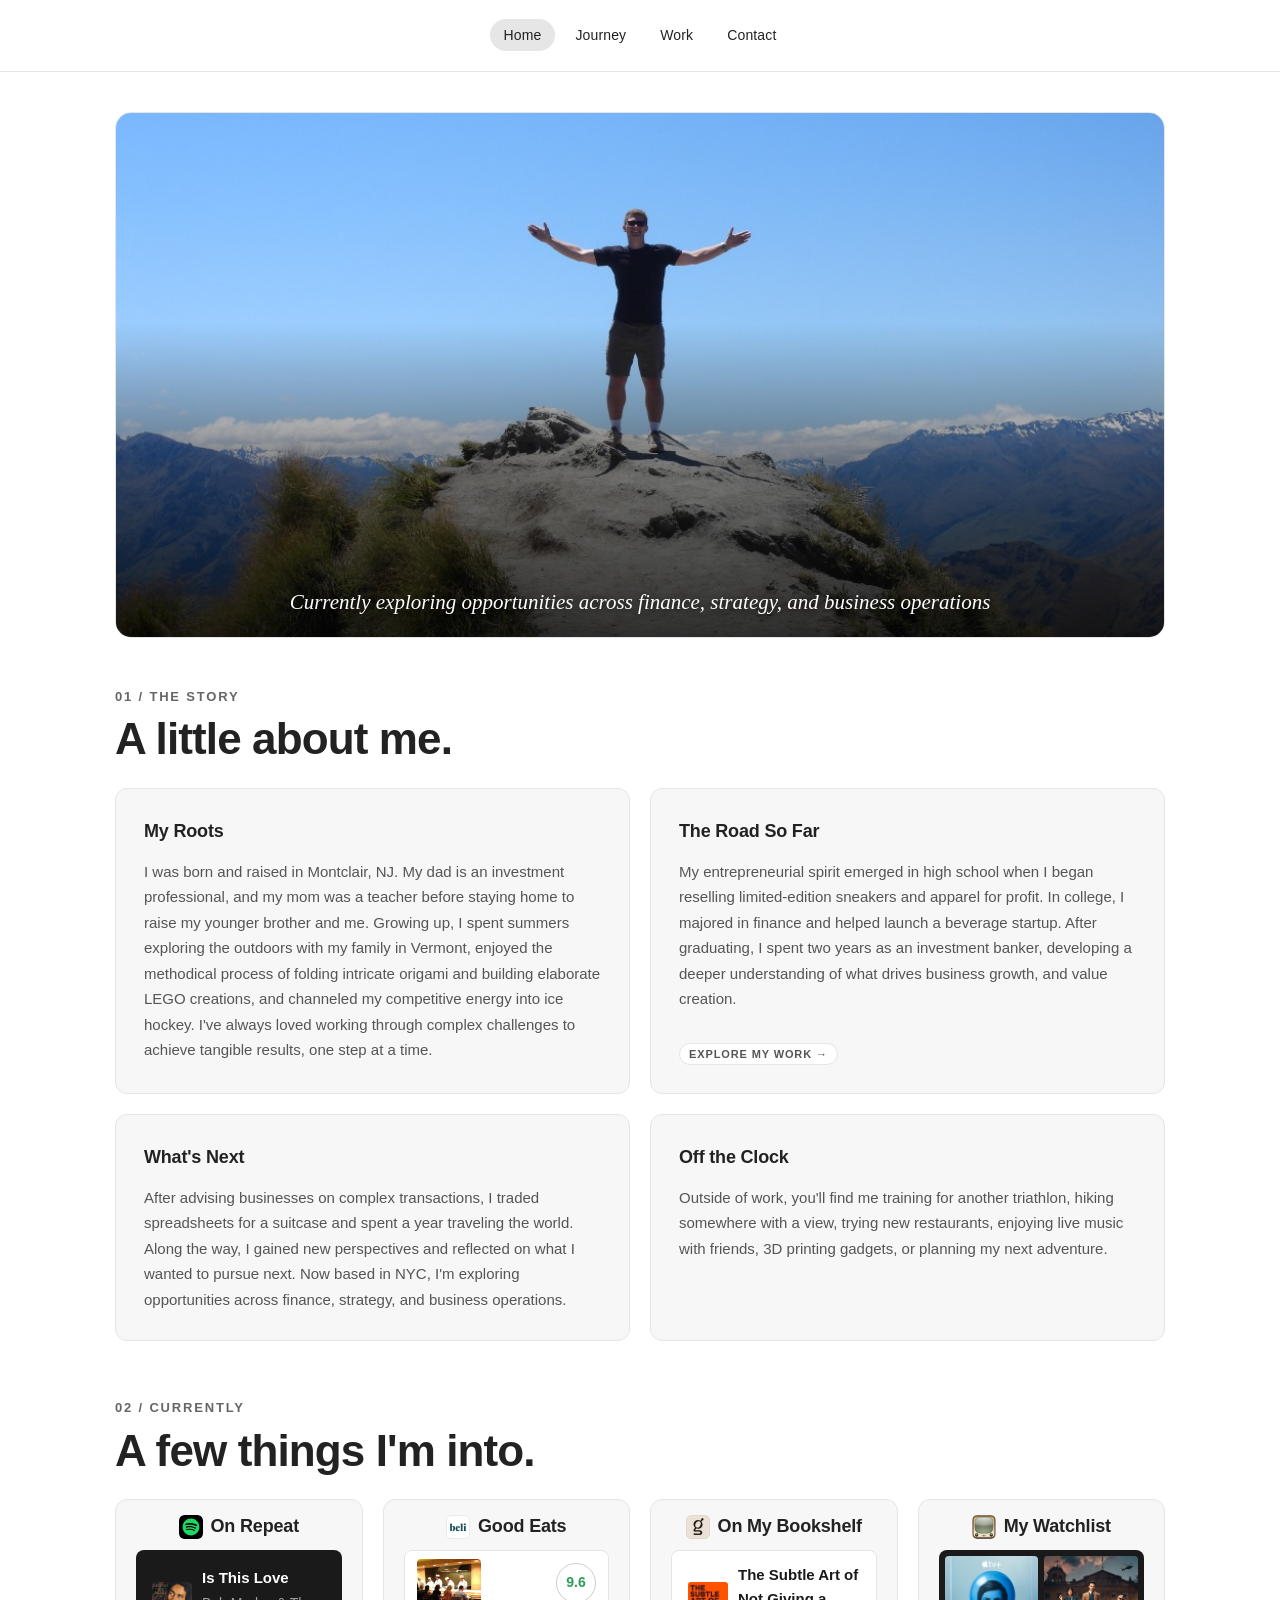
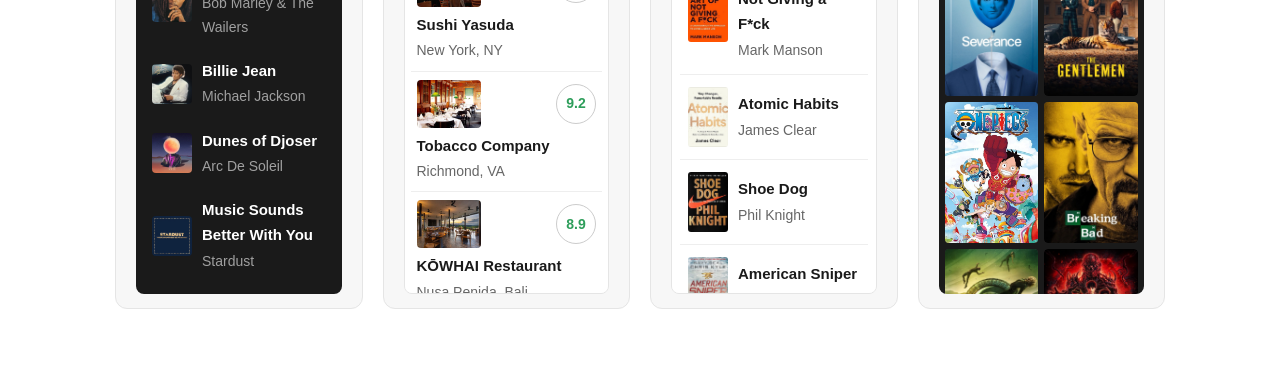
<file: index.html>
<!DOCTYPE html>
<html lang="en">
  <head>
    <meta charset="UTF-8" />
    <meta name="viewport" content="width=device-width, initial-scale=1.0" />
    <title>Alan Di Geronimo</title>
    <link rel="stylesheet" href="css/style.css?v=preview1" />
  </head>
  <body>
    <header class="site-header">
      <nav>
        <ul class="nav-links">
          <li><a href="#home" class="active">Home</a></li>
          <li><a href="journey.html">Journey</a></li>
          <li><a href="work.html">Work</a></li>
          <li><a href="contact.html">Contact</a></li>
        </ul>
      </nav>
    </header>

    <section class="hero" id="home">
      <div class="hero-photo">
        <img src="assets/images/home/roys-peak.jpg" alt="Alan standing on the summit of Roy's Peak with arms outstretched" />
        <div class="hero-photo-caption">
          <p class="hero-photo-descriptor">Currently exploring opportunities across finance, strategy, and business operations</p>
        </div>
      </div>
    </section>

    <section class="about" id="about">
      <header class="section-intro">
        <p class="section-label">01 / THE STORY</p>
        <h2 class="section-title">A little about me.</h2>
      </header>

      <div class="bento-grid">
        <article class="card card-from">
          <h2>My Roots</h2>
          <p>
            I was born and raised in Montclair, NJ. My dad is an investment
            professional, and my mom was a teacher before staying home to raise my
            younger brother and me. Growing up, I spent summers exploring the
            outdoors with my family in Vermont, enjoyed the methodical process of
            folding intricate origami and building elaborate LEGO creations, and
            channeled my competitive energy into ice hockey. I've always loved
            working through complex challenges to achieve tangible results, one
            step at a time.
          </p>
        </article>

        <article class="card card-done">
          <h2>The Road So Far</h2>
          <p>
            My entrepreneurial spirit emerged in high school when I began
            reselling limited-edition sneakers and apparel for profit. In college,
            I majored in finance and helped launch a beverage startup. After
            graduating, I spent two years as an investment banker, developing a
            deeper understanding of what drives business growth, and value
            creation.
          </p>
          <p class="work-cta">
            <a href="work.html">Explore My Work <span aria-hidden="true">→</span></a>
          </p>
        </article>

        <article class="card card-exploring">
          <h2>What's Next</h2>
          <p>
            After advising businesses on complex transactions, I traded
            spreadsheets for a suitcase and spent a year traveling the world.
            Along the way, I gained new perspectives and reflected on what I
            wanted to pursue next. Now based in NYC, I'm exploring opportunities
            across finance, strategy, and business operations.
          </p>
        </article>

        <article class="card card-outside">
          <h2>Off the Clock</h2>
          <p>
            Outside of work, you'll find me training for another triathlon,
            hiking somewhere with a view, trying new restaurants, enjoying live
            music with friends, 3D printing gadgets, or planning my next
            adventure.
          </p>
        </article>

        <header class="section-intro section-intro-currently">
          <p class="section-label">02 / CURRENTLY</p>
          <h2 class="section-title">A few things I'm into.</h2>
        </header>

        <article class="card card-listening">
          <h2 class="card-heading">
            <img class="brand-icon" src="assets/images/icons/spotify.svg" alt="" />
            On Repeat
          </h2>
          <div class="overlay-scroll">
            <div class="song-list" id="song-list" tabindex="0" role="region" aria-label="On Repeat"></div>
            <div class="overlay-scrollbar" aria-hidden="true">
              <div class="overlay-scrollbar-thumb"></div>
            </div>
          </div>
        </article>

        <article class="card card-eating">
          <h2 class="card-heading">
            <img class="brand-icon" src="assets/images/icons/beli.png" alt="" />
            Good Eats
          </h2>
          <div class="overlay-scroll">
            <div class="restaurant-list" id="restaurant-list" tabindex="0" role="region" aria-label="Good Eats"></div>
            <div class="overlay-scrollbar" aria-hidden="true">
              <div class="overlay-scrollbar-thumb"></div>
            </div>
          </div>
        </article>

        <article class="card card-reading">
          <h2 class="card-heading">
            <img class="brand-icon" src="assets/images/icons/goodreads.png" alt="" />
            On My Bookshelf
          </h2>
          <div class="overlay-scroll">
            <div class="book-list" id="book-list" tabindex="0" role="region" aria-label="On My Bookshelf"></div>
            <div class="overlay-scrollbar" aria-hidden="true">
              <div class="overlay-scrollbar-thumb"></div>
            </div>
          </div>
        </article>

        <article class="card card-watching">
          <h2 class="card-heading">
            <img class="brand-icon" src="assets/images/icons/youtube-classic.png" alt="" />
            My Watchlist
          </h2>
          <div class="overlay-scroll">
            <div class="poster-grid" id="poster-grid" tabindex="0" role="region" aria-label="My Watchlist"></div>
            <div class="overlay-scrollbar" aria-hidden="true">
              <div class="overlay-scrollbar-thumb"></div>
            </div>
          </div>
        </article>
      </div>
    </section>

    <script src="assets/data/personal/songs.js?v=spot4"></script>
    <script src="assets/data/personal/books.js?v=gr1"></script>
    <script src="assets/data/personal/watching.js?v=imdb"></script>
    <script src="assets/data/personal/restaurants.js?v=eatrank"></script>
    <script src="js/index.js?v=preview1"></script>
  </body>
</html>
</file>
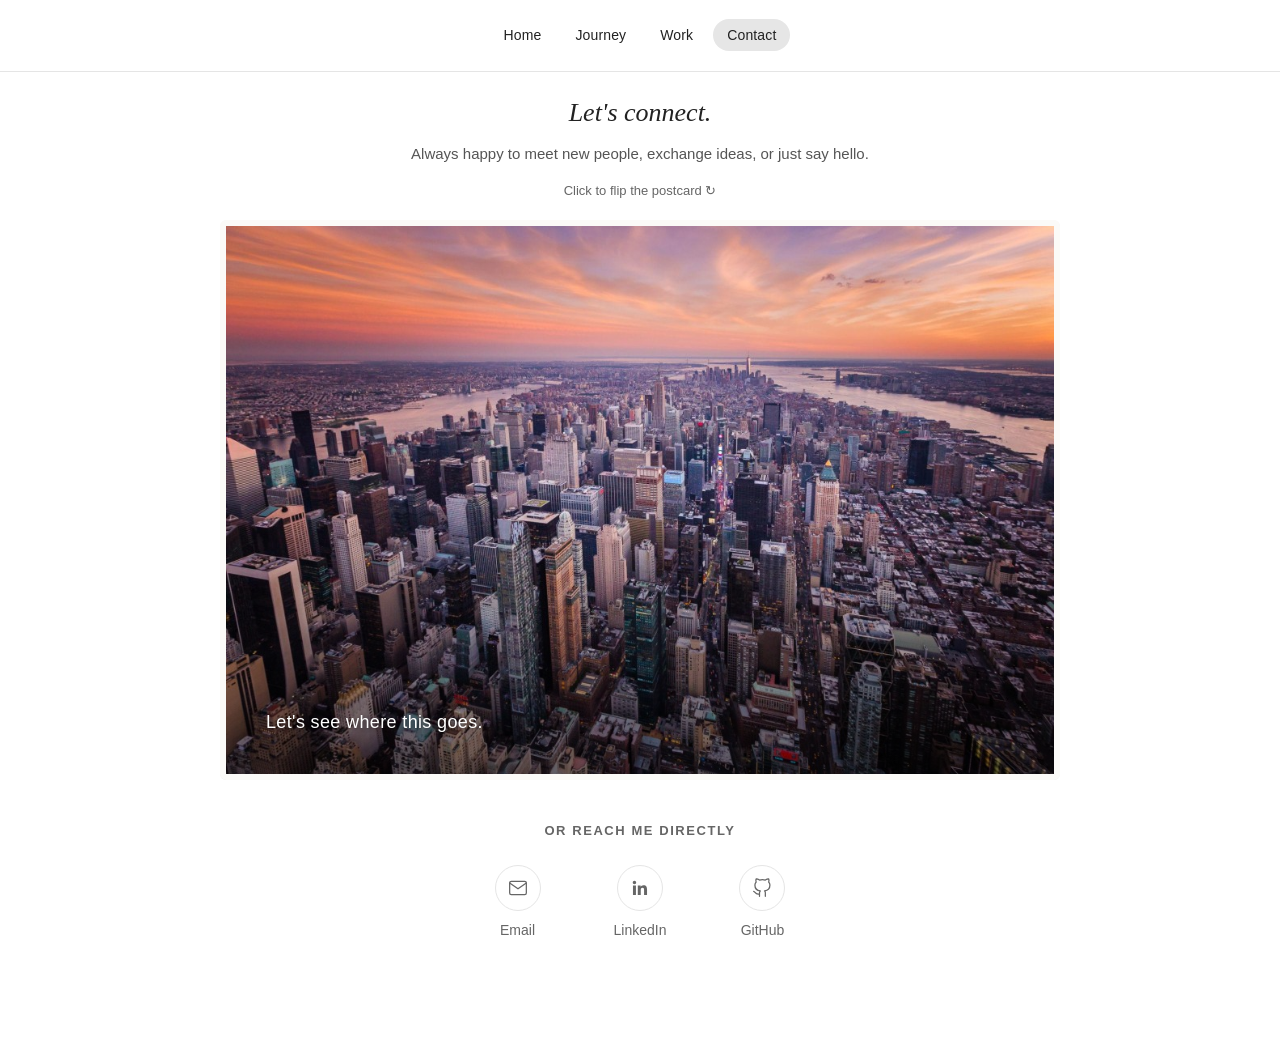
<file: contact.html>
<!DOCTYPE html>
<html lang="en">
  <head>
    <meta charset="UTF-8" />
    <meta name="viewport" content="width=device-width, initial-scale=1.0" />
    <title>Alan Di Geronimo</title>
    <link rel="stylesheet" href="css/style.css?v=preview1" />
  </head>
  <body>
    <header class="site-header">
      <nav>
        <ul class="nav-links">
          <li><a href="index.html">Home</a></li>
          <li><a href="journey.html">Journey</a></li>
          <li><a href="work.html">Work</a></li>
          <li><a href="contact.html" class="active">Contact</a></li>
        </ul>
      </nav>
    </header>

    <section class="page-intro">
      <h1>Let's connect.</h1>
      <p>Always happy to meet new people, exchange ideas, or just say hello.</p>
    </section>

    <section class="contact-section">
      <!-- The wrapper keeps the instruction and the postcard the same width, so the instruction lines up with the postcard's right edge -->
      <div class="postcard-wrap">
        <p class="postcard-hint">Click to flip the postcard <span aria-hidden="true">↻</span></p>
        <div class="postcard-lift">
          <div class="postcard" id="postcard">

            <!-- FRONT -->
            <div class="postcard-face postcard-front" id="postcard-front">
              <!-- The photo on the front. To use a different picture, change the file name in src. -->
              <img class="postcard-photo" src="assets/images/contact/nyc-postcard.jpg" alt="New York City skyline" />
              <p class="postcard-phrase">Let's see where this goes.</p>
              <!-- An invisible button covering the whole front, so the postcard works with mouse and keyboard -->
              <button class="flip-front-button" id="flip-front" type="button" aria-label="Flip the postcard to write a message"></button>
            </div>

            <!-- BACK: the contact form -->
            <div class="postcard-face postcard-back" id="postcard-back">
              <!-- Stamp (decoration only) -->
              <img class="postcard-stamp" src="assets/images/contact/statue-liberty-stamp.png" alt="" />

              <!--
                Messages are emailed to adigeronimo19@gmail.com through Web3Forms.
                JavaScript posts the form so this page can show success or error
                without leaving the postcard. The public access key lives in js/contact.js.
              -->
              <form class="postcard-form" id="postcard-form" action="https://api.web3forms.com/submit" method="post">
                <!-- Left half: the message -->
                <div class="postcard-message">
                  <label class="visually-hidden" for="message">Your message</label>
                  <textarea id="message" name="message" placeholder="Your message…" required></textarea>
                  <button class="flip-back" id="flip-back" type="button">
                    <span aria-hidden="true">↻</span> Flip back
                  </button>
                </div>

                <!-- Right half: name, email, and the send button -->
                <div class="postcard-fields">
                  <div class="postcard-field">
                    <label for="name">Name</label>
                    <input id="name" name="name" type="text" autocomplete="name" required />
                  </div>
                  <div class="postcard-field">
                    <label for="email">Email</label>
                    <input id="email" name="email" type="email" autocomplete="email" required />
                  </div>
                  <input type="hidden" name="replyto" id="postcard-replyto" value="" />
                  <input type="hidden" name="subject" id="postcard-subject" value="Website postcard" />
                  <input class="visually-hidden" type="checkbox" name="botcheck" tabindex="-1" autocomplete="off" aria-hidden="true" />
                  <button class="postcard-send" type="submit">Send Postcard</button>
                  <p class="postcard-status" id="postcard-status" role="status"></p>
                </div>
              </form>
            </div>

          </div>
        </div>
      </div>

      <!-- Direct contact links. Their addresses come from assets/data/personal/contact.js -->
      <div class="direct-contact">
        <h2 class="direct-heading">Or reach me directly</h2>
        <ul class="direct-links">
          <li>
            <a class="direct-link" href="#" data-contact="email" aria-label="Email Alan Di Geronimo">
              <span class="direct-icon-wrap" aria-hidden="true"><svg class="direct-icon" viewBox="0 0 24 24" aria-hidden="true">
                <path d="M4 4h16c1.1 0 2 .9 2 2v12c0 1.1-.9 2-2 2H4c-1.1 0-2-.9-2-2V6c0-1.1.9-2 2-2z" />
                <polyline points="22,6 12,13 2,6" />
              </svg></span>
              <span>Email</span>
            </a>
          </li>
          <li>
            <a
              class="direct-link"
              href="#"
              data-contact="linkedin"
              target="_blank"
              rel="noopener"
              aria-label="Visit Alan Di Geronimo's LinkedIn (opens in a new tab)"
            >
              <span class="direct-icon-wrap" aria-hidden="true"><svg class="direct-icon direct-icon-fill" viewBox="0 0 24 24" aria-hidden="true">
                <path d="M20.447 20.452h-3.554v-5.569c0-1.328-.027-3.037-1.852-3.037-1.853 0-2.136 1.445-2.136 2.939v5.667H9.351V9h3.414v1.561h.046c.477-.9 1.637-1.85 3.37-1.85 3.601 0 4.267 2.37 4.267 5.455v6.286zM5.337 7.433c-1.144 0-2.063-.926-2.063-2.065 0-1.138.92-2.063 2.063-2.063 1.14 0 2.064.925 2.064 2.063 0 1.139-.925 2.065-2.064 2.065zm1.782 13.019H3.555V9h3.564v11.452z" />
              </svg></span>
              <span>LinkedIn</span>
            </a>
          </li>
          <li>
            <a
              class="direct-link"
              href="#"
              data-contact="github"
              target="_blank"
              rel="noopener"
              aria-label="Visit Alan Di Geronimo's GitHub (opens in a new tab)"
            >
              <span class="direct-icon-wrap" aria-hidden="true"><svg class="direct-icon" viewBox="0 0 24 24" aria-hidden="true">
                <path d="M9 19c-5 1.5-5-2.5-7-3m14 6v-3.87a3.37 3.37 0 0 0-.94-2.61c3.14-.35 6.44-1.54 6.44-7A5.44 5.44 0 0 0 20 4.77 5.07 5.07 0 0 0 19.91 1S18.73.65 16 2.48a13.38 13.38 0 0 0-7 0C6.27.65 5.09 1 5.09 1A5.07 5.07 0 0 0 5 4.77a5.44 5.44 0 0 0-1.5 3.78c0 5.42 3.3 6.61 6.44 7A3.37 3.37 0 0 0 9 18.13V22" />
              </svg></span>
              <span>GitHub</span>
            </a>
          </li>
        </ul>
      </div>
    </section>

    <script src="assets/data/personal/contact.js?v=pub1"></script>
    <script src="js/contact.js?v=w3f2"></script>
  </body>
</html>
</file>
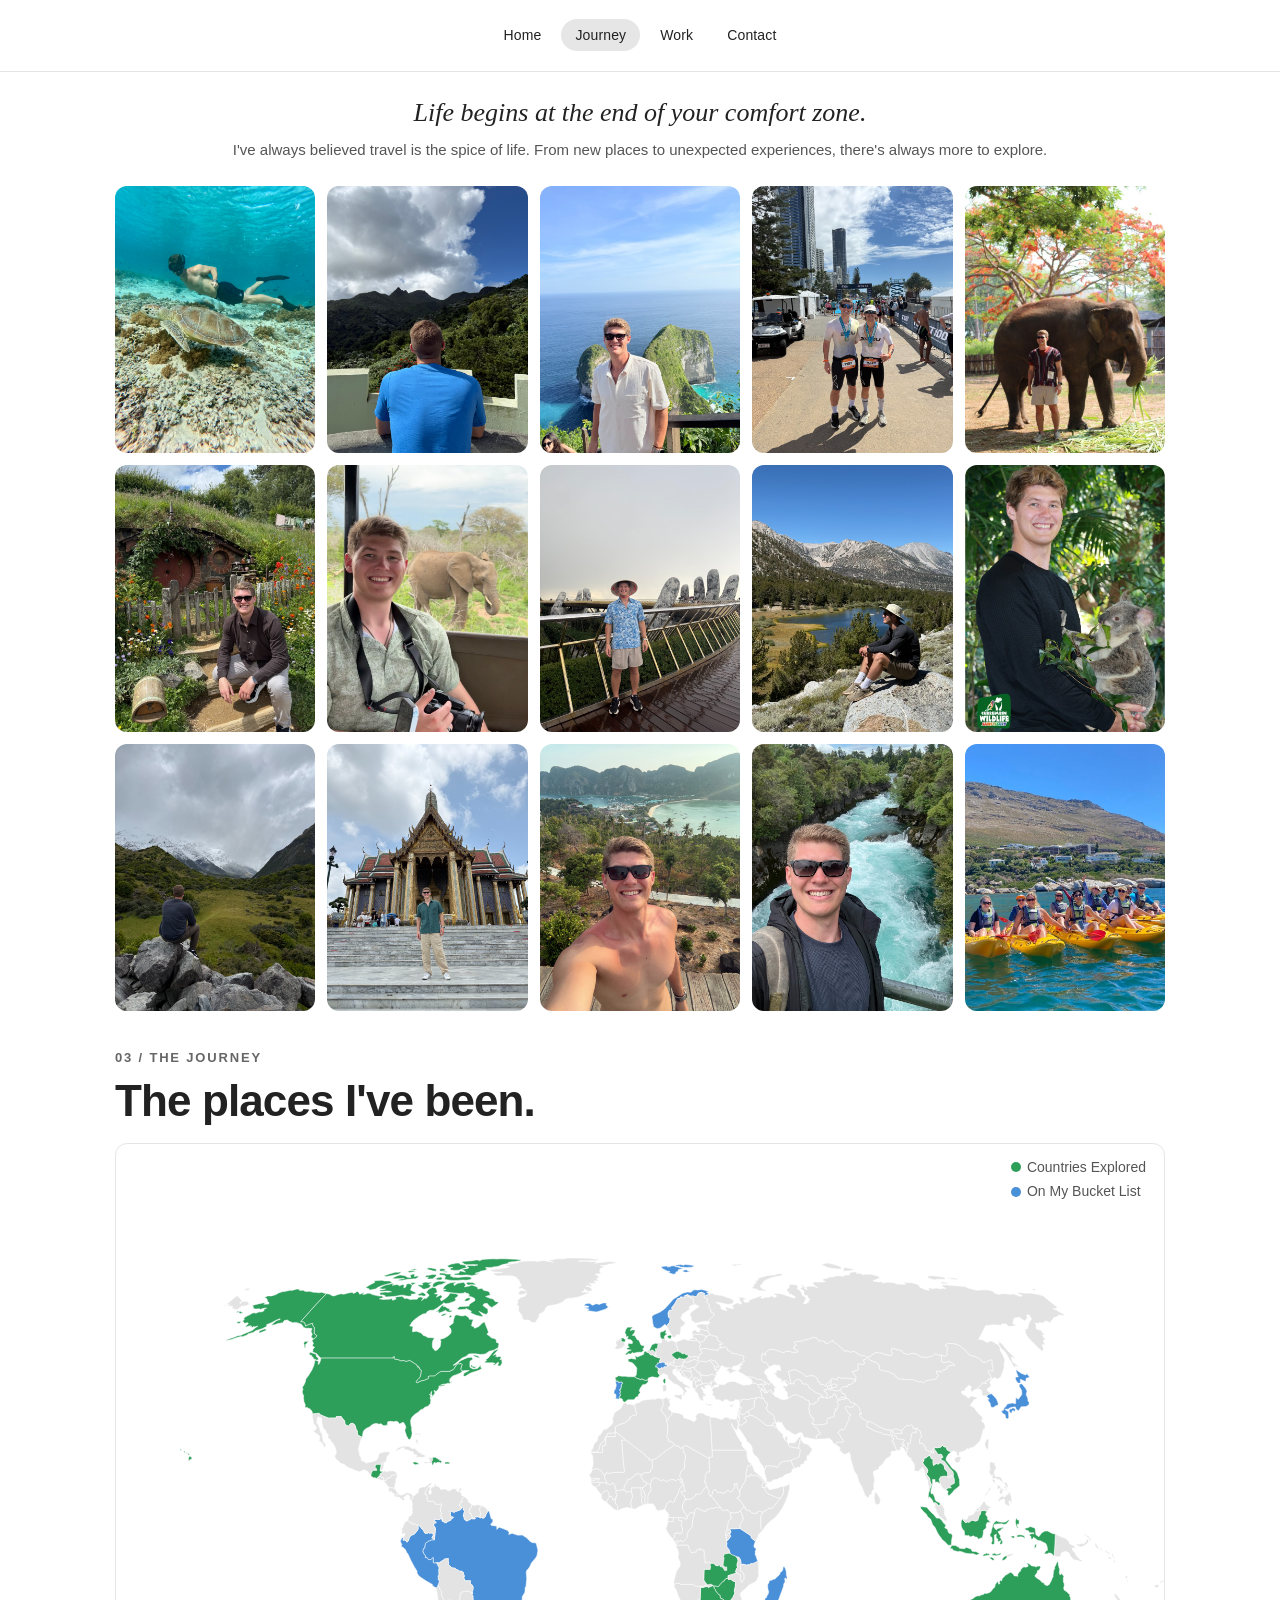
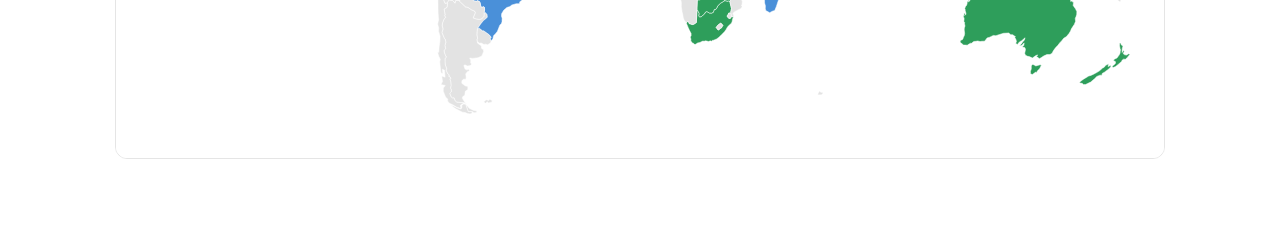
<file: journey.html>
<!DOCTYPE html>
<html lang="en">
  <head>
    <meta charset="UTF-8" />
    <meta name="viewport" content="width=device-width, initial-scale=1.0" />
    <title>Alan Di Geronimo</title>
    <link rel="stylesheet" href="css/style.css?v=preview1" />
  </head>
  <body>
    <header class="site-header">
      <nav>
        <ul class="nav-links">
          <li><a href="index.html">Home</a></li>
          <li><a href="journey.html" class="active">Journey</a></li>
          <li><a href="work.html">Work</a></li>
          <li><a href="contact.html">Contact</a></li>
        </ul>
      </nav>
    </header>

    <!-- Page introduction: edit the heading and sentence below to change the text -->
    <section class="journey-intro">
      <h1>Life begins at the end of your comfort zone.</h1>
      <p>I've always believed travel is the spice of life. From new places to unexpected experiences, there's always more to explore.</p>
    </section>

    <!-- The photos are added here by js/journey.js, using assets/data/personal/adventures.js?v=t100 -->
    <section class="gallery-section">
      <div class="gallery" id="gallery"></div>
    </section>

    <!-- Interactive travel map. It is drawn by js/map.js, using the data files loaded below. -->
    <section class="map-section" id="map">
      <header class="section-intro">
        <p class="section-label">03 / THE JOURNEY</p>
        <h2 class="section-title">The places I've been.</h2>
      </header>

      <article class="card-map">
        <div class="map-header">
          <!-- Legend: each dot uses the same color as those countries on the map -->
          <span class="map-legend">
            <span class="map-legend-item">
              <span class="map-legend-dot" aria-hidden="true"></span>
              <span id="map-legend-text">Countries Explored</span>
            </span>
            <span class="map-legend-item" id="map-legend-bucket">
              <span class="map-legend-dot is-bucket" aria-hidden="true"></span>
              On My Bucket List
            </span>
          </span>
          <span class="visited-count" id="visited-count" hidden></span>
        </div>
        <div class="map-container" id="map-container">
          <div class="map-tooltip" id="map-tooltip"></div>
          <!-- Shown only on the U.S. state map (see js/map.js) -->
          <button class="map-back" id="map-back" type="button" hidden>&larr; Back to World Map</button>
        </div>
      </article>
    </section>

    <!-- Lightbox: hidden until a photo is clicked -->
    <div class="lightbox" id="lightbox" hidden role="dialog" aria-modal="true" aria-label="Photo viewer">
      <button class="lightbox-close" id="lightbox-close" type="button" aria-label="Close photo">
        &times;
      </button>
      <button class="lightbox-nav lightbox-prev" id="lightbox-prev" type="button" aria-label="Previous photo">
        <span aria-hidden="true">&#8249;</span>
      </button>
      <button class="lightbox-nav lightbox-next" id="lightbox-next" type="button" aria-label="Next photo">
        <span aria-hidden="true">&#8250;</span>
      </button>
      <div class="lightbox-content" id="lightbox-content"></div>
      <div class="lightbox-counter" id="lightbox-counter"></div>
    </div>

    <script src="assets/data/personal/adventures.js?v=noperiod"></script>
    <script src="js/journey.js?v=wrap1"></script>

    <!-- D3 draws the map. TopoJSON Client converts the map data into shapes D3 can draw.
         Both libraries are saved in assets/vendor, so the map also works without internet. -->
    <script src="assets/vendor/d3.min.js"></script>
    <script src="assets/vendor/topojson-client.min.js"></script>
    <script src="assets/data/map/world-110m.js"></script>
    <script src="assets/data/map/us-states-10m.js"></script>
    <script src="assets/data/personal/visited-countries.js"></script>
    <script src="assets/data/personal/bucket-list-countries.js?v=norway"></script>
    <script src="assets/data/personal/visited-states.js"></script>
    <script src="js/map.js"></script>
  </body>
</html>
</file>
<file: css/style.css>
:root {
  /* Color system */
  --color-bg: #ffffff;
  --color-card: #f7f7f7;
  --color-text: #222222;
  --color-text-muted: #555555;
  --color-text-subtle: #666666;
  --color-border: #e5e5e5;

  /* Accent: nav underline and link / button hover. Change it here. */
  --accent: #2563eb;

  /* Typography */
  --font-sans: "Helvetica Neue", Helvetica, Arial, sans-serif;
  --font-serif: Georgia, "Times New Roman", serif;
  --text-body: 0.9375rem; /* 15px */
  --text-small: 0.875rem; /* 14px */
  --text-label: 0.8125rem;
  --text-heading: 2.75rem;
  --leading-body: 1.65;
  --leading-heading: 1.15;

  /* Shape */
  --radius: 12px;
  --radius-sm: 8px;

  /* Centered content column (~1050px). Side padding never goes below 24px. */
  --content-max: 1050px;
  --side-space: max(24px, calc((100% - var(--content-max)) / 2));
}

@media (min-width: 700px) {
  :root {
    --side-space: max(48px, calc((100% - var(--content-max)) / 2));
  }
}

*,
*::before,
*::after {
  box-sizing: border-box;
}

html {
  overflow-x: hidden;
}

body {
  margin: 0;
  background-color: var(--color-bg);
  color: var(--color-text);
  font-family: var(--font-sans);
  font-size: var(--text-body);
  line-height: var(--leading-body);
  -webkit-font-smoothing: antialiased;
}

.site-header {
  position: relative;
  z-index: 1;
  display: flex;
  justify-content: center;
  align-items: center;
  height: 72px;
  padding: 0 var(--side-space);
  background-color: var(--color-bg);
  border-bottom: 1px solid var(--color-border);
}

.nav-links {
  display: flex;
  flex-wrap: wrap;
  justify-content: center;
  align-items: center;
  gap: 6px;
  margin: 0;
  padding: 0;
  list-style: none;
}

a {
  color: var(--color-text);
  text-decoration: none;
}

.nav-links a {
  padding: 8px 14px;
  border-radius: 999px;
  color: var(--color-text);
  background-color: transparent;
  cursor: pointer;
  font-size: var(--text-small);
  font-weight: 500;
  letter-spacing: 0.01em;
  transition: background-color 0.2s ease;
}

.nav-links a.active {
  background-color: #e6e6e6;
}

@media (hover: hover) {
  .nav-links a:hover {
    background-color: #f0f0f0;
  }

  .nav-links a.active:hover {
    background-color: #e6e6e6;
  }
}

.nav-links a:focus-visible {
  background-color: #f0f0f0;
  outline: 2px solid var(--color-text);
  outline-offset: 2px;
}

.nav-links a.active:focus-visible {
  background-color: #e6e6e6;
}

@media (prefers-reduced-motion: reduce) {
  .nav-links a {
    transition: none;
  }
}

.hero {
  padding: 40px var(--side-space) 48px;
  text-align: center;
}

/* Hero photo with text overlaid on the bottom corners */
.hero-photo {
  position: relative;
  overflow: hidden;
  border: 1px solid var(--color-border);
  border-radius: 16px;
  background: var(--color-card);
}

/* Crop to a wide 2:1 shape, trimming the sky from the top (keeps the person fully in view) */
.hero-photo img {
  display: block;
  width: 100%;
  aspect-ratio: 2 / 1;
  object-fit: cover;
  object-position: center 70%;
}

/* Soft dark fade at the bottom so the white text is easy to read */
.hero-photo::after {
  content: "";
  position: absolute;
  left: 0;
  right: 0;
  bottom: 0;
  height: 60%;
  background: linear-gradient(to top, rgba(0, 0, 0, 0.78) 0%, rgba(0, 0, 0, 0.45) 55%, rgba(0, 0, 0, 0));
  pointer-events: none;
}

/* Bottom-center caption: one line of text in an elegant italic serif */
.hero-photo-caption {
  position: absolute;
  left: 24px;
  right: 24px;
  bottom: 20px;
  z-index: 1;
  color: #ffffff;
  text-align: center;
  text-shadow: 0 1px 6px rgba(0, 0, 0, 0.6);
}

.hero-photo-descriptor {
  margin: 0;
  font-family: var(--font-serif);
  font-size: 1.3125rem;
  font-style: italic;
  font-weight: 400;
  line-height: 1.4;
}

@media (max-width: 600px) {
  /* Slightly taller photo on phones so the caption has room */
  .hero-photo img {
    aspect-ratio: 4 / 3;
  }

  .hero-photo-caption {
    left: 14px;
    right: 14px;
    bottom: 14px;
  }

  .hero-photo-descriptor {
    font-size: 1.05rem;
  }
}

.about {
  padding: 0 var(--side-space) 80px;
}

/* Editorial section header: small uppercase label above a large bold heading */
.section-intro {
  margin: 0 0 24px;
  text-align: left;
}

.section-label {
  margin: 0 0 8px;
  color: var(--color-text-subtle);
  font-size: var(--text-label);
  font-weight: 600;
  letter-spacing: 0.14em;
  text-transform: uppercase;
}

.section-title {
  margin: 0;
  font-size: var(--text-heading);
  font-weight: 700;
  line-height: 1.1;
  letter-spacing: -0.02em;
}

/* Bento grid: 4 equal columns. Each card is placed by name in the layout below. */
.bento-grid {
  display: grid;
  grid-template-columns: repeat(4, minmax(0, 1fr));
  grid-template-areas:
    "from      from     done      done"
    "exploring exploring outside  outside"
    "currently currently currently currently"
    "listening eating   reading   watching";
  gap: 20px;
}

/* Each card claims its named spot in the grid */
.card-from { grid-area: from; }
.card-done { grid-area: done; }
.card-exploring { grid-area: exploring; }
.card-outside { grid-area: outside; }
.card-listening { grid-area: listening; }
.card-reading { grid-area: reading; }
.card-watching { grid-area: watching; }
.card-eating { grid-area: eating; }

/* "02 / Currently" header sits inside the grid, on its own full-width row above the media cards */
.bento-grid .section-intro-currently {
  grid-area: currently;
  margin: 36px 0 4px; /* 36px + 20px grid gap = 56px, matching space above The Story */
}

/* Quiet text link inside The Road So Far, pinned to the bottom left */
.bento-grid .card-done {
  display: flex;
  flex-direction: column;
}

.work-cta {
  margin: auto 0 0;
  padding-top: 16px;
}

.work-cta a {
  display: inline-block;
  padding: 3px 9px;
  background-color: #ffffff;
  border: 1px solid var(--color-border);
  border-radius: 999px;
  color: var(--color-text-muted);
  font-size: 0.6875rem;
  font-weight: 600;
  letter-spacing: 0.08em;
  line-height: 1.3;
  text-transform: uppercase;
}

.work-cta a:focus-visible {
  outline: 2px solid var(--color-text);
  outline-offset: 2px;
}

@media (hover: hover) {
  .work-cta a:hover {
    border-color: #cfcfcf;
    color: #1a1a1a;
  }
}

.card {
  min-height: 200px;
  padding: 28px;
  background-color: var(--color-card);
  border: 1px solid var(--color-border);
  border-radius: var(--radius);
}

/* Home page cards: even padding, and height set by their content (no fixed minimum) */
.bento-grid .card {
  min-height: 0;
  padding: 24px;
}

/* The four About Me cards: a little more room to read */
.bento-grid .card-from,
.bento-grid .card-done,
.bento-grid .card-exploring,
.bento-grid .card-outside {
  padding: 28px;
}

/* The four "Currently" cards: all exactly the same height, lined up at the top.
   The heading stays put, and only the list underneath scrolls (each card on its own). */
.bento-grid .card-listening,
.bento-grid .card-eating,
.bento-grid .card-reading,
.bento-grid .card-watching {
  display: flex;
  flex-direction: column;
  align-self: start;
  box-sizing: border-box; /* so the height below is the card's full height, padding included */
  height: 410px;
  padding: 12px 20px 14px; /* tighter space above and below the heading */
}

.card-listening .card-heading,
.card-eating .card-heading,
.card-reading .card-heading,
.card-watching .card-heading {
  flex-shrink: 0;
  justify-content: center; /* centers the icon + title together as one group */
  gap: 8px;                /* space between the icon and the title */
  text-align: center;
}

/* Shared overlay scroller for the four Currently cards.
   The wrapper fills the card under the heading; the inner panel scrolls. */
.overlay-scroll {
  position: relative;
  flex: 1 1 auto;
  min-height: 0;
  margin-top: 8px;
  overflow: hidden;
}

.overlay-scroll .song-list,
.overlay-scroll .restaurant-list,
.overlay-scroll .book-list,
.overlay-scroll .poster-grid {
  box-sizing: border-box;
  height: 100%;
  margin-top: 0;
  overflow-x: hidden;
  overflow-y: auto;
  scrollbar-width: none;
  scrollbar-gutter: auto;
  -webkit-overflow-scrolling: touch;
  overscroll-behavior: contain;
}

.overlay-scroll .song-list::-webkit-scrollbar,
.overlay-scroll .restaurant-list::-webkit-scrollbar,
.overlay-scroll .book-list::-webkit-scrollbar,
.overlay-scroll .poster-grid::-webkit-scrollbar {
  width: 0;
  height: 0;
  display: none;
}

/* Rows keep their natural size instead of being squeezed */
.overlay-scroll .song-list > *,
.overlay-scroll .restaurant-list > *,
.overlay-scroll .book-list > * {
  flex-shrink: 0;
}

.overlay-scrollbar {
  position: absolute;
  z-index: 2;
  top: 8px;
  right: 3px;
  bottom: 8px;
  width: 4px;
  opacity: 0;
  pointer-events: none;
  transition: opacity 0.2s ease;
}

.overlay-scrollbar.is-needed {
  pointer-events: auto;
}

.overlay-scroll:hover .overlay-scrollbar.is-needed,
.overlay-scroll.is-scrolling .overlay-scrollbar.is-needed,
.overlay-scrollbar.is-dragging {
  opacity: 1;
}

.overlay-scrollbar-thumb {
  width: 100%;
  border-radius: 999px;
  background-color: rgba(90, 90, 90, 0.55);
  cursor: grab;
}

.overlay-scrollbar-thumb:active {
  cursor: grabbing;
  background-color: rgba(90, 90, 90, 0.75);
}

.overlay-scroll .song-list:focus-visible,
.overlay-scroll .poster-grid:focus-visible {
  outline: 2px solid #ffffff;
  outline-offset: -2px;
}

.overlay-scroll .restaurant-list:focus-visible,
.overlay-scroll .book-list:focus-visible {
  outline: 2px solid var(--color-text);
  outline-offset: -2px;
}

@media (prefers-reduced-motion: reduce) {
  .overlay-scrollbar {
    transition: none;
  }
}

.card h2 {
  margin: 0;
  font-size: 1.125rem;
  font-weight: 700;
  letter-spacing: -0.01em;
}

/* Narrow desktop / large tablet: the four media cards would be too cramped in
   one row, so they go 2 × 2 here. Everything else keeps the desktop layout. */
@media (max-width: 1100px) {
  .bento-grid {
    grid-template-areas:
      "from      from     done      done"
      "exploring exploring outside  outside"
      "currently currently currently currently"
      "listening listening eating   eating"
      "reading   reading   watching watching";
  }
}

/* Tablet: 2 columns */
@media (max-width: 900px) {
  .bento-grid {
    grid-template-columns: repeat(2, minmax(0, 1fr));
    grid-template-areas:
      "from      done"
      "exploring outside"
      "currently currently"
      "listening eating"
      "reading   watching";
  }
}

@media (max-width: 600px) {
  .site-header {
    height: 64px;
  }

  .nav-links {
    gap: 2px;
  }

  .nav-links a {
    padding: 6px 12px;
  }

  .about {
    padding: 0 var(--side-space) 64px;
  }

  .section-title {
    font-size: 2rem;
  }

  /* Mobile: one column. Cards stack in the order they appear in the HTML. */
  .bento-grid {
    grid-template-columns: minmax(0, 1fr);
    grid-template-areas: none;
  }

  .bento-grid .card,
  .bento-grid .section-intro-currently {
    grid-area: auto;
  }

  .bento-grid .section-intro-currently {
    margin: 36px 0 4px;
  }
}

.card p {
  margin: 16px 0 0;
  color: var(--color-text-muted);
  font-size: var(--text-body);
  line-height: 1.7;
}

/* The four biography cards: comfortable reading size and spacing */
.bento-grid .card-from p,
.bento-grid .card-done p,
.bento-grid .card-exploring p,
.bento-grid .card-outside p {
  margin-top: 12px;
  font-size: var(--text-body);
  line-height: 1.7;
}

/* Very subtle hover on the biography cards: a slightly darker border and a faint shadow.
   (No movement, and the cards are not links, so the cursor stays the same.) */
.bento-grid .card-from:hover,
.bento-grid .card-done:hover,
.bento-grid .card-exploring:hover,
.bento-grid .card-outside:hover {
  border-color: #d2d2d2;
  box-shadow: 0 2px 10px rgba(0, 0, 0, 0.05);
}

/* Fade the hover in smoothly, but only for people who haven't asked for less motion */
@media (prefers-reduced-motion: no-preference) {
  .bento-grid .card-from,
  .bento-grid .card-done,
  .bento-grid .card-exploring,
  .bento-grid .card-outside {
    transition: border-color 0.25s ease, box-shadow 0.25s ease;
  }
}

/* What I'm Listening To card */
.card-heading {
  display: flex;
  align-items: center;
  gap: 10px;
}

.song-list {
  display: flex;
  flex-direction: column;
  gap: 4px;
  padding: 8px;
  background-color: #1a1a1a;
  border-radius: 8px;
}

.song {
  display: flex;
  align-items: center;
  gap: 14px;
  padding: 8px;
  border-radius: 6px;
}

.song:hover {
  background-color: #2a2a2a;
}

.song-art {
  position: relative;
  width: 48px;
  height: 48px;
  flex-shrink: 0;
  background-color: #3a3a3a;
  border-radius: 4px;
  overflow: hidden;
}

.song-art img {
  display: block;
  width: 100%;
  height: 100%;
  object-fit: cover;
}

.play-button {
  position: absolute;
  inset: 0;
  display: flex;
  align-items: center;
  justify-content: center;
  padding: 0;
  background-color: rgba(0, 0, 0, 0.55);
  border: none;
  cursor: pointer;
  opacity: 0;
}

.song:hover .play-button,
.play-button:focus-visible {
  opacity: 1;
}

.play-button svg {
  width: 24px;
  height: 24px;
  fill: #ffffff;
}

/* While a song's preview is playing, keep its pause button showing */
.song.is-playing {
  background-color: #2a2a2a;
}

.song.is-playing .play-button {
  opacity: 1;
}

.song-info {
  display: flex;
  flex-direction: column;
  gap: 2px;
  min-width: 0;
}

.song-title {
  color: #ffffff;
  font-size: 0.9375rem;
  font-weight: 600;
  overflow-wrap: anywhere;
}

a.song-title:hover,
a.song-title:focus-visible {
  text-decoration: underline;
}

.song-artist {
  color: #a0a0a0;
  font-size: 0.875rem;
  overflow-wrap: anywhere;
}

/* What I'm Reading card */
/* Brand app icons (Spotify, Goodreads, YouTube, Beli), all 24px.
   The faint outline keeps the white Beli icon visible on the gray card. */
.brand-icon {
  display: block;
  width: 24px;
  height: 24px;
  flex-shrink: 0;
  object-fit: contain; /* never stretch or squash a logo */
  outline: 1px solid rgba(0, 0, 0, 0.08);
  outline-offset: -1px;
  border-radius: 5px;
}

.book-list {
  display: flex;
  flex-direction: column;
  padding: 0 8px;
  background-color: #ffffff;
  border: 1px solid #e5e5e5;
  border-radius: 8px;
}

.book {
  display: flex;
  align-items: center;
  gap: 14px;
  padding: 12px 8px;
  border-bottom: 1px solid #eeeeee;
}

.book:last-child {
  border-bottom: none;
}

/* Title underline matches Good Eats restaurant-name links */
a.book:hover .book-title,
a.book:focus-visible .book-title {
  color: var(--accent);
  text-decoration: underline;
  text-underline-offset: 2px;
}

.book-cover {
  width: 40px;
  height: 60px;
  flex-shrink: 0;
  background-color: #e5e5e5;
  border-radius: 3px;
  overflow: hidden;
}

.book-cover img {
  display: block;
  width: 100%;
  height: 100%;
  object-fit: cover;
}

.book-info {
  display: flex;
  flex-direction: column;
  gap: 2px;
  min-width: 0;
}

.book-title {
  color: #1a1a1a;
  font-size: 0.9375rem;
  font-weight: 600;
  overflow-wrap: anywhere;
}

.book-author {
  color: #666666;
  font-size: 0.875rem;
  overflow-wrap: anywhere;
}

/* What I'm Watching card */
.poster-grid {
  display: grid;
  grid-template-columns: repeat(2, minmax(0, 1fr));
  grid-auto-rows: min-content;
  align-items: start;
  gap: 6px;
  padding: 6px;
  background-color: #1a1a1a;
  border-radius: 8px;
}

.poster {
  position: relative;
  display: block;
  width: 100%;
  aspect-ratio: 2 / 3;
  overflow: hidden;
  background-color: #3a3a3a;
  border-radius: 4px;
  transition: transform 0.2s ease, filter 0.2s ease;
}

a.poster:hover {
  transform: scale(1.04);
  filter: brightness(1.15);
}

a.poster:focus-visible {
  outline: 2px solid #ffffff;
  outline-offset: 2px;
}

.poster img {
  position: absolute;
  inset: 0;
  display: block;
  width: 100%;
  height: 100%;
  object-fit: cover;
}

.poster-label {
  padding: 4px;
  color: #a0a0a0;
  font-size: 0.75rem;
  text-align: center;
}

@media (prefers-reduced-motion: reduce) {
  .poster {
    transition: none;
  }

  a.poster:hover {
    transform: none;
  }
}

/* Where I'm Eating card */
.restaurant-list {
  display: flex;
  flex-direction: column;
  padding: 0 6px;
  background-color: #ffffff;
  border: 1px solid #e5e5e5;
  border-radius: 8px;
}

.restaurant {
  display: flex;
  align-items: center;
  gap: 14px;
  padding: 8px 6px;
  border-bottom: 1px solid #eeeeee;
}

.restaurant:last-child {
  border-bottom: none;
}

/* Rows with a Beli link (on the photo and rating) get a light highlight */
.restaurant-beli:hover {
  background-color: #f7f7f7;
}

.restaurant-photo {
  width: 64px;
  height: 48px;
  flex-shrink: 0;
  background-color: #e5e5e5;
  border-radius: 4px;
  overflow: hidden;
}

.restaurant-photo img {
  display: block;
  width: 100%;
  height: 100%;
  object-fit: cover;
}

.restaurant-info {
  display: flex;
  flex-direction: column;
  gap: 2px;
  flex: 1;
  min-width: 0;
}

.restaurant-name {
  color: #1a1a1a;
  font-size: 0.9375rem;
  font-weight: 600;
  overflow-wrap: anywhere;
}

.restaurant-location {
  color: #666666;
  font-size: 0.875rem;
  overflow-wrap: anywhere;
}

/* The restaurant name opens Google Maps. Only the name text is clickable, and
   the hover effect is a subtle underline. */
.restaurant-info a {
  align-self: flex-start;
  max-width: 100%;
}

.restaurant-info a:hover,
.restaurant-info a:focus-visible {
  color: var(--accent);
  text-decoration: underline;
  text-underline-offset: 2px;
}

.restaurant-rating {
  display: flex;
  align-items: center;
  justify-content: center;
  width: 40px;
  height: 40px;
  flex-shrink: 0;
  border: 1.5px solid #cccccc;
  border-radius: 50%;
  color: #2e9e5b;
  font-size: 0.875rem;
  font-weight: 600;
}

/* Desktop: Listening / Reading / Watching / Eating sit side by side in four
   narrow cards. Text wraps instead of being cut off, and the restaurant row
   stacks (photo + rating on top, name and location below) so nothing is lost. */
@media (min-width: 1101px) {
  .bento-grid .card-listening,
  .bento-grid .card-reading,
  .bento-grid .card-watching,
  .bento-grid .card-eating {
    padding: 12px 20px 14px;
  }

  .song-title,
  .song-artist,
  .book-title,
  .book-author,
  .restaurant-name,
  .restaurant-location {
    white-space: normal;
    overflow-wrap: anywhere;
  }

  .poster-label {
    padding: 2px;
    font-size: 0.6875rem;
    overflow-wrap: anywhere;
  }

  .song {
    gap: 10px;
  }

  .song-art {
    width: 40px;
    height: 40px;
  }

  .book {
    gap: 10px;
  }

  .restaurant {
    flex-wrap: wrap;
    gap: 6px 10px;
  }

  .restaurant-photo {
    order: 1;
  }

  .restaurant-rating {
    order: 2;
    margin-left: auto;
  }

  .restaurant-info {
    order: 3;
    flex: 1 1 100%;
  }
}

/* Where I've Been card (world map) */
.map-header {
  display: flex;
  flex-direction: column;
  flex-wrap: wrap;
  align-items: flex-end;
  justify-content: flex-start;
  gap: 8px;
  padding: 14px 18px 12px;
}

.visited-count {
  color: #666666;
  font-size: 0.8125rem;
  font-weight: 600;
}

/* Legend: small colored dots + labels, stacked, in the top-right of the map header */
.map-legend {
  display: flex;
  flex-direction: column;
  align-items: flex-start;
  gap: 6px;
  color: var(--color-text-muted);
  font-size: var(--text-small);
  font-weight: 500;
  line-height: 1.3;
}

.map-legend-item {
  display: inline-flex;
  align-items: center;
  gap: 6px;
  white-space: nowrap;
}

.map-legend-item[hidden] {
  display: none;
}

.map-legend-dot {
  width: 10px;
  height: 10px;
  flex-shrink: 0;
  background-color: #2e9e5b; /* same green as .country.visited */
  border-radius: 50%;
}

.map-legend-dot.is-bucket {
  background-color: #4a90d9; /* same blue as .country.bucket-list */
}

.map-container {
  position: relative;
  aspect-ratio: 960 / 500;
  overflow: hidden;
  background-color: #ffffff;
}

.map-container svg {
  display: block;
  width: 100%;
  height: 100%;
  cursor: grab;
}

.map-container svg:active {
  cursor: grabbing;
}

.country,
.state {
  fill: #e3e3e3;
  stroke: #ffffff;
  stroke-width: 0.5;
  vector-effect: non-scaling-stroke;
}

.country:hover,
.state:hover {
  fill: #cfcfcf;
}

.country.visited,
.state.visited {
  fill: #2e9e5b;
}

.country.visited:hover,
.state.visited:hover {
  fill: #25804a;
}

/* Bucket-list countries: a soft blue, clearly different from the green visited countries */
.country.bucket-list {
  fill: #4a90d9;
}

.country.bucket-list:hover {
  fill: #3a79ba;
}

/* The United States can be clicked to open the state map */
.country.clickable {
  cursor: pointer;
}

/* State map: thicker borders, and no "grab" hand since it cannot be dragged */
.state {
  stroke-width: 0.75;
}

.map-container svg.us-view {
  cursor: default;
}

/* "Back to World Map" button in the top-left corner of the map (only shown on the state map) */
.map-back {
  position: absolute;
  top: 12px;
  left: 12px;
  z-index: 1;
  padding: 6px 14px;
  background-color: #ffffff;
  border: 1px solid #cfcfcf;
  border-radius: 999px;
  color: #1a1a1a;
  font: inherit;
  font-size: 0.8125rem;
  font-weight: 600;
  cursor: pointer;
}

.map-back:hover {
  background-color: #f7f7f7;
  border-color: #1a1a1a;
}

.map-tooltip {
  position: absolute;
  padding: 4px 8px;
  background-color: #1a1a1a;
  border-radius: 4px;
  color: #ffffff;
  font-size: 0.75rem;
  white-space: nowrap;
  pointer-events: none;
  opacity: 0;
  transform: translate(12px, 12px);
}

.map-tooltip.visible {
  opacity: 1;
}

/* Shared page title block: same 1050px column and top spacing on Journey, Work, Contact */
.page-intro,
.journey-intro {
  width: 100%;
  margin: 0 auto;
  padding: 40px var(--side-space) 28px;
  text-align: center;
}

.page-intro h1,
.journey-intro h1 {
  margin: 0 0 12px;
  font-family: var(--font-serif);
  font-size: 1.625rem;
  font-style: italic;
  font-weight: 400;
  line-height: 1.3;
  text-wrap: balance;
}

.page-intro p,
.journey-intro p {
  margin: 0;
  color: var(--color-text-muted);
  font-size: var(--text-body);
  line-height: 1.6;
}

/* Contact only: heading top matches Journey/Work quotes; tighter gap before the postcard */
.page-intro {
  padding-top: 24px;
  padding-bottom: 16px;
}

/* Journey-only spacing: tighter intro and a shorter step into the map */
.journey-intro {
  padding-top: 24px;
  padding-bottom: 24px;
}

.journey-intro h1 {
  margin-bottom: 8px;
}

.gallery-section {
  padding: 0 var(--side-space) 36px;
}

.map-section .section-intro {
  margin-bottom: 18px;
}

/* "03 / The Journey" map section, directly below the photo gallery */
.map-section {
  padding: 0 var(--side-space) 80px;
}

/* One clean white container: the info row on top, the map filling the rest.
   Same width as the gallery above, because both sit in --side-space. */
.card-map {
  overflow: hidden;
  background-color: var(--color-bg);
  border: 1px solid var(--color-border);
  border-radius: var(--radius);
}

/* Photo gallery: 5 equal columns on desktop */
.gallery {
  display: grid;
  grid-template-columns: repeat(5, minmax(0, 1fr));
  gap: 12px;
}

.gallery-item {
  position: relative;
  display: block;
  aspect-ratio: 3 / 4; /* tall portrait frames; photos fill them with object-fit: cover */
  padding: 0;
  overflow: hidden;
  background: none;
  border: none;
  border-radius: var(--radius);
  text-align: center;
  cursor: pointer;
}

.gallery-item img,
.gallery-item .photo-placeholder {
  width: 100%;
  height: 100%;
  transition: transform 0.3s ease, filter 0.3s ease;
}

.gallery-item img {
  display: block;
  object-fit: cover;
}

/* Hover overlay: dark layer with country, italic location, and caption */

.gallery-overlay {
  position: absolute;
  inset: 0;
  display: flex;
  flex-direction: column;
  justify-content: center;
  align-items: center;
  padding: 18px 12px;
  overflow: hidden;
  background-color: rgba(0, 0, 0, 0.55);
  color: #ffffff;
  text-align: center;
  opacity: 0;
  pointer-events: none;
  transition: opacity 0.28s ease;
}

.gallery-overlay-region,
.gallery-overlay-location,
.gallery-overlay-caption,
.gallery-overlay-meta {
  max-width: 100%;
  text-shadow: 0 1px 10px rgba(0, 0, 0, 0.65);
}

.gallery-overlay-region {
  color: rgba(255, 255, 255, 0.8);
  font-family: var(--font-sans);
  font-size: 0.625rem; /* 10px */
  font-weight: 500;
  letter-spacing: 0.14em;
  line-height: 1.3;
  text-transform: uppercase;
}

.gallery-overlay-location {
  display: block;
  margin-top: 6px;
  font-family: var(--font-serif);
  font-size: 1.1875rem; /* 19px */
  font-style: italic;
  font-weight: 400;
  line-height: 1.22;
  text-wrap: balance;
}

.gallery-overlay-location.is-long {
  font-size: 1.0625rem; /* 17px, for longer place names */
}

.gallery-overlay-caption {
  display: block;
  position: relative;
  margin-top: 16px;
  font-family: var(--font-sans);
  font-size: 0.8125rem; /* 13px */
  font-weight: 400;
  line-height: 1.45;
  text-wrap: pretty;
}

.gallery-overlay-location + .gallery-overlay-caption::before {
  content: "";
  position: absolute;
  top: -8px;
  left: 50%;
  width: 22px;
  height: 1px;
  transform: translateX(-50%);
  background-color: rgba(255, 255, 255, 0.32);
}

.gallery-overlay-meta {
  margin-top: 8px;
  color: rgba(255, 255, 255, 0.85);
  font-size: 0.75rem;
  line-height: 1.4;
}

.gallery-item:focus-visible .gallery-overlay {
  opacity: 1;
}

@media (hover: hover) {
  .gallery-item:hover .gallery-overlay {
    opacity: 1;
  }
}

@media (prefers-reduced-motion: reduce) {
  .gallery-overlay,
  .gallery-item img,
  .gallery-item .photo-placeholder {
    transition: none;
  }
}

.photo-placeholder {
  display: flex;
  align-items: center;
  justify-content: center;
  background-color: #e5e5e5;
  color: #666666;
  font-size: 0.875rem;
  text-align: center;
}

/* Lightbox (the larger photo view) */
.lightbox {
  position: fixed;
  inset: 0;
  z-index: 4000;
  display: flex;
  flex-direction: column;
  align-items: center;
  justify-content: center;
  padding: 56px 72px 48px;
  background-color: rgba(0, 0, 0, 0.92);
  opacity: 0;
  visibility: hidden;
  pointer-events: none;
  transition: opacity 0.28s ease, visibility 0.28s ease;
}

.lightbox.is-open {
  opacity: 1;
  visibility: visible;
  pointer-events: auto;
}

.lightbox[hidden] {
  display: none;
}

.lightbox-content {
  display: flex;
  flex-direction: column;
  align-items: center;
  max-width: min(1100px, 100%);
}

.lightbox-content img {
  display: block;
  width: auto;
  height: auto;
  max-width: 100%;
  max-height: calc(100vh - 200px);
  object-fit: contain;
  border-radius: var(--radius);
}

.lightbox-content .photo-placeholder {
  width: min(80vw, 560px);
  max-height: calc(100vh - 200px);
  aspect-ratio: 4 / 5;
  border-radius: var(--radius);
}

/* Region, location, and caption under the enlarged photo */
.lightbox-info {
  margin-top: 16px;
  max-width: min(640px, 100%);
  padding: 0 12px;
  color: #ffffff;
  text-align: center;
}

.lightbox-info-region {
  color: rgba(255, 255, 255, 0.7);
  font-family: var(--font-sans);
  font-size: 0.6875rem;
  font-weight: 500;
  letter-spacing: 0.14em;
  line-height: 1.3;
  text-transform: uppercase;
}

.lightbox-info-location {
  margin-top: 6px;
  font-family: var(--font-serif);
  font-size: 1.3125rem;
  font-style: italic;
  font-weight: 400;
  line-height: 1.3;
}

.lightbox-info-caption {
  position: relative;
  margin-top: 12px;
  font-family: var(--font-sans);
  font-size: 0.875rem;
  font-weight: 400;
  line-height: 1.5;
  color: rgba(255, 255, 255, 0.9);
}

.lightbox-info-location + .lightbox-info-caption::before {
  content: "";
  position: absolute;
  top: -6px;
  left: 50%;
  width: 22px;
  height: 1px;
  transform: translateX(-50%);
  background-color: rgba(255, 255, 255, 0.32);
}

.lightbox-info-meta {
  margin-top: 8px;
  color: rgba(255, 255, 255, 0.75);
  font-size: 0.875rem;
  line-height: 1.4;
}

.lightbox-close {
  position: absolute;
  top: 12px;
  right: 16px;
  z-index: 2;
  width: 48px;
  height: 48px;
  padding: 0;
  background: none;
  border: none;
  color: #ffffff;
  font-size: 2.25rem;
  line-height: 1;
  cursor: pointer;
}

.lightbox-nav {
  position: absolute;
  top: 50%;
  z-index: 2;
  display: flex;
  align-items: center;
  justify-content: center;
  width: 48px;
  height: 48px;
  padding: 0;
  transform: translateY(-50%);
  background: none;
  border: none;
  color: #ffffff;
  font-size: 2.75rem;
  line-height: 1;
  cursor: pointer;
}

.lightbox-prev {
  left: 12px;
}

.lightbox-next {
  right: 12px;
}

.lightbox-close:hover,
.lightbox-nav:hover,
.lightbox-close:focus-visible,
.lightbox-nav:focus-visible {
  color: #ffffff;
  opacity: 0.7;
}

.lightbox-counter {
  position: absolute;
  bottom: 16px;
  left: 50%;
  transform: translateX(-50%);
  color: rgba(255, 255, 255, 0.75);
  font-size: 0.8125rem;
  letter-spacing: 0.04em;
}

@media (max-width: 600px) {
  .lightbox {
    padding: 56px 48px 52px;
  }

  .lightbox-content img {
    max-height: calc(100vh - 220px);
    max-width: 100%;
  }

  .lightbox-nav {
    width: 44px;
    height: 44px;
    font-size: 2.25rem;
  }

  .lightbox-prev {
    left: 2px;
  }

  .lightbox-next {
    right: 2px;
  }

  .lightbox-info-location {
    font-size: 1.125rem;
  }
}

@media (prefers-reduced-motion: reduce) {
  .lightbox {
    transition: none;
  }
}

.no-scroll {
  overflow: hidden;
}

/* Journey page on tablet and mobile: 3 columns on tablets, 2 on phones (tiles stay 3:4) */
@media (max-width: 900px) {
  .gallery {
    grid-template-columns: repeat(3, minmax(0, 1fr));
  }
}

@media (max-width: 600px) {
  .page-intro,
  .journey-intro {
    padding: 28px var(--side-space) 20px;
  }

  .page-intro {
    padding-top: 24px;
    padding-bottom: 12px;
  }

  .journey-intro {
    padding-top: 24px;
    padding-bottom: 24px;
  }

  .page-intro h1,
  .journey-intro h1 {
    font-size: 1.25rem;
  }

  .gallery-section {
    padding: 0 var(--side-space) 36px;
  }

  .map-section {
    padding: 0 var(--side-space) 80px;
  }

  .gallery {
    grid-template-columns: repeat(2, minmax(0, 1fr));
  }

  /* Odd leftover photo (the 15th) sits centered on its own row */
  .gallery-item:last-child:nth-child(odd) {
    grid-column: 1 / -1;
    width: calc((100% - 12px) / 2);
    justify-self: center;
  }

  .gallery-overlay {
    padding: 14px 10px;
  }

  .gallery-overlay-caption {
    margin-top: 12px;
    font-size: 0.75rem;
  }
}

/* Work page: same centered ~1050px column as Home and Journey */
.work-section {
  padding: 24px var(--side-space) 96px;
}

/* The tagline above the sections: centered, light italic serif, no box. */
.work-tagline {
  width: 100%;
  margin: 0 auto 32px;
  font-family: var(--font-serif);
  font-size: 1.625rem;
  font-style: italic;
  font-weight: 400;
  line-height: 1.3;
  text-align: center;
  text-wrap: balance;
}

.work-list {
  display: flex;
  flex-direction: column;
  gap: 20px;
  width: 100%;
  margin: 0;
}

/* The four chapters (Volunteering, Piper Sandler, University, High School) are the cards.
   Padding and borders match the Home page cards. */
.work-chapter {
  min-height: 0;
  padding: 28px 32px;
  overflow-wrap: break-word;
}

.work-chapter .work-chapter-heading {
  margin: 0 0 22px;
  font-size: 1.375rem;
  font-weight: 700;
  line-height: 1.25;
  letter-spacing: -0.02em;
}

.work-chapter-detail {
  font-weight: 400;
  letter-spacing: 0;
}

/* The entries (company, school, business) inside a chapter: separated by space, not lines */
.work-chapter-cards {
  display: flex;
  flex-direction: column;
  gap: 28px;
}

/* With no name above it (the chapter heading already says it), the role starts at the top */
.work-card > .work-role:first-child {
  margin-top: 0;
}

.work-card-header {
  display: flex;
  flex-wrap: wrap;
  align-items: baseline;
  justify-content: space-between;
  gap: 4px 16px;
}

/* Entry titles: bold. Underline only the words that are actually a link. */
.work-card .work-card-header h3 {
  margin: 0;
  font-size: 1rem;
  font-weight: 700;
  line-height: 1.4;
}

.work-card .work-card-header h3 a {
  text-decoration: underline;
  text-decoration-thickness: 1px;
  text-underline-offset: 3px;
}

.work-dates {
  color: var(--color-text-subtle);
  font-size: var(--text-small);
  font-weight: 600;
}

.work-card .work-role {
  margin-top: 2px;
  color: var(--color-text);
  font-size: 1rem;
  font-weight: 600;
}

.work-card .work-location {
  margin-top: 2px;
  color: var(--color-text-subtle);
  font-size: var(--text-small);
}

/* Body text: 15px, comfortable line height, sitting under its title */
.work-card .work-description {
  margin-top: 8px;
  color: var(--color-text-muted);
  font-size: var(--text-body);
  line-height: var(--leading-body);
}

/* Links to outside resources (like GitHub): small white pill buttons with a subtle border */
.work-links {
  display: flex;
  flex-wrap: wrap;
  gap: 8px;
  margin-top: 10px;
  font-size: var(--text-small);
}

.work-links a {
  padding: 5px 12px;
  background-color: #ffffff;
  border: 1px solid #e5e5e5;
  border-radius: 999px;
  color: #444444;
  line-height: 1.2;
}

/* This Website: compact GitHub repo pill (does not stretch) */
.work-github-wrap {
  margin-top: 10px;
}

.work-github-repo {
  display: inline-block;
  padding: 6px 14px;
  background-color: #ffffff;
  border: 1px solid #e5e5e5;
  border-radius: 999px;
  box-shadow: 0 1px 2px rgba(0, 0, 0, 0.06);
  color: #222222;
  font-size: var(--text-small);
  font-weight: 700;
  line-height: 1.2;
  text-align: center;
  text-decoration: none;
}

@media (hover: hover) {
  .work-github-repo:hover {
    box-shadow: 0 2px 6px rgba(0, 0, 0, 0.12);
  }
}

.work-github-repo:focus-visible {
  outline: 2px solid var(--color-text);
  outline-offset: 2px;
}

@media (hover: hover) {
  .work-links a:hover {
    border-color: #cfcfcf;
    color: #1a1a1a;
  }
}

/* Projects and deals inside an entry are separated by space, not lines */
.work-projects {
  margin-top: 16px;
}

.work-deals {
  display: flex;
  flex-direction: column;
  gap: 20px;
}

/* Featured banking projects sit in their own white tiles so they scan as distinct deals */
.work-deal-group.is-featured .work-project {
  padding: 16px 18px;
  background-color: #ffffff;
  border: 1px solid var(--color-border);
  border-radius: var(--radius-sm);
}

@media (hover: hover) {
  .work-deal-group.is-featured .work-project {
    transition: box-shadow 0.2s ease, border-color 0.2s ease;
  }

  .work-deal-group.is-featured .work-project:hover {
    border-color: #d8d8d8;
    box-shadow: 0 2px 8px rgba(0, 0, 0, 0.06);
  }
}

@media (prefers-reduced-motion: reduce) {
  .work-deal-group.is-featured .work-project {
    transition: none;
  }
}

.work-deal-group.is-featured .work-deals {
  gap: 12px;
}

.work-project + .work-project {
  margin-top: 22px;
}

.work-deals .work-project + .work-project {
  margin-top: 0;
}

/* Transaction type, taken from the existing title prefix (Sell-Side, Debt Financing, …) */
.work-deal-label {
  display: inline-block;
  margin: 0 0 8px;
  padding: 3px 9px;
  background-color: #ffffff;
  border: 1px solid var(--color-border);
  border-radius: 999px;
  color: var(--color-text-muted);
  font-size: 0.6875rem;
  font-weight: 600;
  letter-spacing: 0.08em;
  line-height: 1.3;
  text-transform: uppercase;
}

.work-deal-group.is-featured .work-deal-label {
  background-color: var(--color-card);
}

/* Deal and project titles: bold; underline only when the title is a link */
.work-project-title {
  margin: 0;
  font-size: 1rem;
  font-weight: 700;
  line-height: 1.4;
}

.work-project-title a {
  text-decoration: underline;
  text-decoration-thickness: 1px;
  text-underline-offset: 3px;
}

.work-card .work-project-text {
  margin-top: 8px;
  color: var(--color-text-muted);
  font-size: var(--text-body);
  line-height: var(--leading-body);
}

/* A second paragraph under the same title gets a little more room than the title-to-text gap */
.work-card .work-description + .work-description,
.work-card .work-project-text + .work-project-text {
  margin-top: 6px;
}

/* Piper Sandler deals: clearer space between consecutive paragraphs, none after the last */
.work-deal-group .work-project-text + .work-project-text {
  margin-top: 12px;
}

/* A labeled list of deals ("Key Projects:" and "Other Publicly Disclosed Deals:").
   No box of its own: it sits right on the card, and only the bold label and spacing set it apart. */
.work-deal-group {
  margin-top: 24px;
}

/* The first group right under a chapter heading needs no extra space above it */
.work-card > .work-deal-group:first-child {
  margin-top: 0;
}

.work-deal-group-heading {
  margin: 0 0 12px;
  color: var(--color-text);
  font-size: var(--text-label);
  font-weight: 700;
  letter-spacing: 0.14em;
  text-transform: uppercase;
}

/* A testimonial: a soft gray box (a little darker than the card), no border or shadow */
.work-quote {
  margin: 28px 0 0;
  padding: 20px 22px;
  background-color: #ededed;
  border-left: 3px solid #d2d2d2;
  border-radius: var(--radius-sm);
  text-align: left;
}

.work-quote-text {
  color: #333333;
  font-family: var(--font-serif);
  font-size: 1rem;
  font-style: italic;
  font-weight: 400;
  line-height: 1.6;
}

.work-quote-attribution {
  margin-top: 10px;
  color: var(--color-text-subtle);
  font-size: var(--text-small);
  font-style: normal;
  line-height: 1.4;
}

/* Labeled lists like GPA / Honors / Leadership & Activities */
.work-facts {
  margin-top: 16px;
}

/* When a list sits right under an entry title (nothing in between), keep it as close as a description would be */
.work-card-header + .work-facts {
  margin-top: 8px;
}

.work-fact + .work-fact {
  margin-top: 12px;
}

.work-fact-label {
  margin: 0 0 6px;
  color: var(--color-text-subtle);
  font-size: var(--text-small);
  font-weight: 600;
}

.work-fact-list {
  display: flex;
  flex-direction: column;
  gap: 4px;
  margin: 0;
  padding: 0;
  list-style: none;
  color: var(--color-text-muted);
  font-size: var(--text-body);
  line-height: var(--leading-body);
}

/* Career break: small white tiles for the bigger experiences, small pills for the places */
.work-quests {
  margin-top: 24px;
}

.work-quest-group + .work-quest-group {
  margin-top: 28px;
}

.work-quest-tiles {
  display: grid;
  grid-template-columns: repeat(auto-fit, minmax(220px, 1fr));
  gap: 12px;
}

.work-quest-tile {
  padding: 14px 16px;
  background-color: #ffffff;
  border: 1px solid #e5e5e5;
  border-radius: 8px;
}

.work-quest-title {
  color: #1a1a1a;
  font-size: 0.9375rem;
  font-weight: 600;
  line-height: 1.4;
}

.work-quest-detail {
  margin-top: 4px;
  color: #666666;
  font-size: 0.875rem;
  line-height: 1.5;
}

.work-tags {
  display: flex;
  flex-wrap: wrap;
  gap: 8px;
  margin: 0;
  padding: 0;
  list-style: none;
}

.work-quest-tiles + .work-tags {
  margin-top: 12px;
}

.work-tags li {
  padding: 6px 12px;
  background-color: #ffffff;
  border: 1px solid #e5e5e5;
  border-radius: 999px;
  color: #444444;
  font-size: 0.875rem;
}

/* A bulleted list: indented, with a little space between the bullets */
.work-fact-list.has-bullets {
  gap: 4px;
  padding-left: 18px;
  list-style: disc;
}

.work-fact-list.has-bullets li::marker {
  color: #9a9a9a;
}

/* Nested bullets: a smaller step in, to show specific contributions inside a larger bullet */
.work-fact-list.has-bullets ul {
  display: flex;
  flex-direction: column;
  gap: 3px;
  margin: 4px 0 0;
  padding-left: 18px;
  list-style: circle;
}

.work-fact-list strong {
  color: #1a1a1a;
  font-weight: 600;
}

/* A linked name in an entry's title (like TwinTail Brews) */
@media (hover: hover) {
  .work-card-header h3 a:hover {
    color: var(--accent);
  }
}

/* Highlighted names (like Metcalf Prize) are bold and dark; the rest stay regular */
.work-fact-name.is-highlight {
  color: #1a1a1a;
  font-weight: 600;
}

.work-fact-detail {
  color: #555555;
}

/* A link inside a sentence of project text */
.work-description a,
.work-project-text a {
  text-decoration: underline;
  text-decoration-thickness: 1px;
  text-underline-offset: 3px;
}

@media (hover: hover) {
  .work-project-title a:hover,
  .work-description a:hover,
  .work-project-text a:hover {
    color: var(--accent);
  }
}

/* "Select Deal Experience": a subsection at the bottom of a chapter card, set off by a thin line */
.work-deal-experience {
  margin-top: 40px;
  padding-top: 32px;
  border-top: 1px solid #e5e5e5;
}

.work-deal-experience-heading {
  margin: 0 0 20px;
  color: #1a1a1a;
  font-size: 1.375rem;
  font-weight: 700;
  line-height: 1.2;
}

/* Deal tiles: two columns on desktop, one column when the space gets narrow */
.work-deal-grid {
  display: grid;
  grid-template-columns: repeat(auto-fit, minmax(min(100%, 260px), 1fr));
  gap: 12px;
}

.work-deal-card {
  display: flex;
  flex-direction: column;
  gap: 12px;
  padding: 16px;
  background-color: #ffffff;
  border: 1px solid #e5e5e5;
  border-radius: 8px;
}

.work-deal-top {
  display: flex;
  align-items: center;
  gap: 12px;
}

/* Optional company logo: a small square so every logo takes the same space */
.work-deal-logo {
  display: flex;
  flex-shrink: 0;
  align-items: center;
  justify-content: center;
  width: 48px;
  height: 48px;
  padding: 6px;
  box-sizing: border-box;
  background-color: #ffffff;
  border: 1px solid #e5e5e5;
  border-radius: 8px;
}

.work-deal-logo img {
  display: block;
  max-width: 100%;
  max-height: 100%;
  object-fit: contain;
}

.work-deal-heading {
  display: flex;
  flex-direction: column;
  align-items: flex-start;
  gap: 6px;
  min-width: 0;
}

.work-deal-company {
  margin: 0;
  font-size: 1rem;
  font-weight: 600;
  line-height: 1.3;
}

.work-deal-company a {
  text-decoration: underline;
  text-decoration-thickness: 1px;
  text-underline-offset: 3px;
}

/* Transaction type, shown as a small pill like the other tags on this page */
.work-deal-type {
  padding: 3px 10px;
  background-color: #f7f7f7;
  border: 1px solid #e5e5e5;
  border-radius: 999px;
  color: #444444;
  font-size: 0.8125rem;
}

/* (.card p elsewhere sets margin and size, so this rule is written to outrank it) */
.work-deal-card .work-deal-description {
  margin: 0;
  color: #444444;
  font-size: 0.9375rem;
  line-height: 1.6;
}

/* Deal value sits at the bottom of the tile, so values line up when tiles are the same height */
.work-deal-value {
  display: flex;
  flex-direction: column;
  gap: 2px;
  margin-top: auto;
  font-size: 0.9375rem;
  font-weight: 600;
}

.work-deal-value-label {
  color: #666666;
  font-size: 0.8125rem;
  font-weight: 600;
}

/* Shown only while the list is empty */
.work-deal-empty {
  padding: 20px 16px;
  border: 1px dashed #d4d4d4;
  border-radius: 8px;
  color: #888888;
  font-size: 0.9375rem;
  text-align: center;
}

@media (hover: hover) {
  .work-deal-company a:hover {
    color: var(--accent);
  }
}

.work-details {
  margin-top: 12px;
}

.work-details summary {
  cursor: pointer;
  font-size: 0.9375rem;
  font-weight: 600;
}

@media (max-width: 600px) {
  /* Smaller button so it covers less of the (small) phone-size map */
  .map-back {
    top: 6px;
    left: 6px;
    padding: 3px 9px;
    font-size: 0.6875rem;
  }

  /* Legend moves below the map, centered, with its items side by side.
     The header's box is dropped so the count stays above the map. */
  .card-map {
    display: flex;
    flex-direction: column;
  }

  .map-header {
    display: contents;
  }

  .visited-count {
    align-self: flex-end;
    padding: 14px 18px 12px;
  }

  .map-legend {
    order: 1;
    flex-direction: row;
    flex-wrap: wrap;
    justify-content: center;
    gap: 6px 16px;
    padding: 12px 18px 14px;
  }

  .work-section {
    padding: 24px var(--side-space) 80px;
  }

  .work-chapter {
    padding: 22px 20px;
  }

  .work-chapter .work-chapter-heading {
    font-size: 1.2rem;
  }

  .work-tagline {
    font-size: 1.25rem;
    margin-bottom: 28px;
  }
}

/* Contact page: postcard */
.contact-section {
  padding: 0 var(--side-space) 96px;
}

/* Same 1050px column as Home, Journey, and Work */
.postcard-wrap {
  width: 100%;
  max-width: var(--content-max);
  margin: 0 auto;
}

/* The small instruction sits centered just above the postcard */
.postcard-hint {
  margin: 0 0 20px;
  color: var(--color-text-subtle);
  font-size: 0.8125rem;
  line-height: 1.4;
  text-align: center;
}

/* The lift wrapper also provides the 3D "camera" (perspective) for the flip */
.postcard-lift {
  -webkit-perspective: 1500px;
  perspective: 1500px;
  transition: transform 0.4s cubic-bezier(0.2, 0.7, 0.2, 1);
}

/* Hover effects only on devices that can hover (not touch screens) */
@media (hover: hover) {
  .postcard-lift:hover {
    transform: translateY(-4px) rotate(-0.25deg);
  }

  .postcard-lift:hover .postcard-face {
    box-shadow: 0 16px 36px rgba(0, 0, 0, 0.18), 0 3px 8px rgba(0, 0, 0, 0.08);
  }
}

/* The postcard holds both sides and is the part that rotates */
.postcard {
  position: relative;
  width: 100%;
  aspect-ratio: 3 / 2;
  -webkit-transform-style: preserve-3d;
  transform-style: preserve-3d;
  -webkit-transform: rotateY(0deg);
  transform: rotateY(0deg);
  transition: transform 0.8s ease;
}

.postcard.flipped {
  -webkit-transform: rotateY(180deg);
  transform: rotateY(180deg);
}

/*
  Each face is a flattened 2D layer inside the postcard's 3D flip.

  Safari iOS promotes absolutely positioned children with z-index or
  text-shadow/filter into their own 3D planes. Those planes ignore the
  parent face's backface-visibility, so front caption text can show
  through (mirrored) on the back. Flattening the face, clipping it, and
  hiding the inactive face after the midpoint of the flip is what
  actually stops that leak.
*/
.postcard-face {
  position: absolute;
  inset: 0;
  border-radius: 6px;
  background-color: #fbfaf7;
  box-shadow: 0 8px 24px rgba(0, 0, 0, 0.12), 0 2px 6px rgba(0, 0, 0, 0.08);
  -webkit-transform-style: flat;
  transform-style: flat;
  -webkit-clip-path: inset(0 round 6px);
  clip-path: inset(0 round 6px);
  -webkit-backface-visibility: hidden;
  backface-visibility: hidden;
  transition:
    box-shadow 0.4s cubic-bezier(0.2, 0.7, 0.2, 1),
    opacity 0s linear 0.4s,
    visibility 0s linear 0.4s;
}

/* Front */
/* Thin off-white border around the photo, like a printed photograph */
.postcard-front {
  border: 6px solid #fbfaf7;
  background-color: #fbfaf7;
  -webkit-transform: rotateY(0deg);
  transform: rotateY(0deg);
  opacity: 1;
  visibility: visible;
}

.postcard.flipped .postcard-front {
  opacity: 0;
  visibility: hidden;
}

.postcard-photo {
  position: absolute;
  inset: 0;
  width: 100%;
  height: 100%;
  object-fit: cover;
  object-position: center 40%;
  background-color: #c9c9c9; /* only visible if the photo file is missing */
}

.postcard-front::after {
  /* soft dark fade at the bottom so the white text is easy to read */
  content: "";
  position: absolute;
  inset: 0;
  background: linear-gradient(to top, rgba(0, 0, 0, 0.55), rgba(0, 0, 0, 0) 50%);
}

.postcard-phrase {
  position: absolute;
  left: 40px;
  bottom: 36px;
  z-index: 1;
  margin: 0;
  color: #FFFFFF;
  opacity: 1;
  font-size: 1.125rem;
  letter-spacing: 0.02em;
  text-shadow: 0 1px 4px rgba(0, 0, 0, 0.45);
}

/* An invisible button over the whole front: click it, or press Enter / Space, to flip */
.flip-front-button {
  position: absolute;
  inset: 0;
  z-index: 2;
  width: 100%;
  height: 100%;
  padding: 0;
  background: none;
  border: none;
  cursor: pointer;
}

.flip-front-button:focus-visible {
  outline: 2px solid #ffffff;
  outline-offset: -10px;
}

/* Back */
.postcard-back {
  background-color: #fbfaf7;
  border: 1px solid #e4e0d7;
  color: #2b2b2b;
  -webkit-transform: rotateY(180deg);
  transform: rotateY(180deg);
  opacity: 0;
  visibility: hidden;
}

.postcard.flipped .postcard-back {
  opacity: 1;
  visibility: visible;
}

/* The form fills the whole back and is split into two halves */
.postcard-form {
  box-sizing: border-box;
  display: grid;
  grid-template-columns: 1fr 1fr;
  height: 100%;
  padding: 40px 0;
}

/* Left half: the message, written on ruled lines like writing paper */
.postcard-message {
  display: flex;
  flex-direction: column;
  min-height: 0;
  padding: 0 32px 0 40px;
}

.postcard-message textarea {
  flex: 1;
  min-height: 0;
  width: 100%;
  padding: 0;
  background-color: transparent;
  background-image: repeating-linear-gradient(
    to bottom,
    transparent 0,
    transparent 31px,
    #d8d4cb 31px,
    #d8d4cb 32px
  );
  background-attachment: local;
  border: none;
  border-radius: 0;
  color: #2b2b2b;
  font: inherit;
  font-size: 1rem;
  line-height: 32px;
  resize: none;
}

.postcard-field input::placeholder {
  color: #9a958b;
}

/* Small, light hint text that sits on the first writing line (same line height as the typed text) */
.postcard-message textarea::placeholder {
  color: #b5b0a6;
  font-size: 0.875rem;
}

/* No box around the message area: the writing lines are the message area */
.postcard-message textarea:focus,
.postcard-message textarea:focus-visible {
  outline: none;
}

.flip-back {
  align-self: flex-start;
  margin-top: 8px;
  padding: 8px 0;
  background: none;
  border: none;
  color: #a8a39a;
  font: inherit;
  font-size: 0.6875rem;
  letter-spacing: 0.06em;
  cursor: pointer;
}

.flip-back:hover,
.flip-back:focus-visible {
  color: var(--accent);
}

/* Right half: a thin vertical line divides the two halves */
.postcard-fields {
  display: flex;
  flex-direction: column;
  justify-content: flex-end;
  gap: 18px;
  padding: 0 40px;
  border-left: 1px solid #d8d4cb;
}

/* Name and email: just a small label above a thin writing line */
.postcard-field {
  display: flex;
  flex-direction: column;
  gap: 2px;
}

.postcard-field label {
  color: #888888;
  font-size: 0.6875rem;
  letter-spacing: 0.1em;
  text-transform: uppercase;
}

.postcard-field input {
  padding: 6px 0;
  background-color: transparent;
  border: none;
  border-bottom: 1px solid #cfcac0;
  border-radius: 0;
  color: #2b2b2b;
  font: inherit;
  font-size: 0.9375rem;
}

.postcard-field input:focus {
  outline: none;
  border-bottom-color: var(--accent);
  box-shadow: 0 1px 0 var(--accent);
}

.postcard-send {
  align-self: flex-end;
  padding: 12px 20px;
  background: none;
  border: 1px solid #2b2b2b;
  border-radius: 4px;
  color: #2b2b2b;
  font: inherit;
  font-size: 0.75rem;
  letter-spacing: 0.1em;
  text-transform: uppercase;
  cursor: pointer;
  transition: background-color 0.2s ease, color 0.2s ease;
}

.postcard-send:hover,
.postcard-send:focus-visible {
  background-color: var(--accent);
  color: #fbfaf7;
}

.postcard-send:disabled {
  opacity: 0.55;
  cursor: wait;
}

.postcard-status {
  min-height: 1.4em;
  margin: 0;
  color: #888888;
  font-size: 0.75rem;
  line-height: 1.4;
  text-align: right;
}

.postcard-status.is-error {
  color: #8a3a3a;
}

.postcard-status.is-success {
  color: #3d6b4f;
}

/* Stamp in the upper-right corner (decoration only) */
/* The stamp is a transparent PNG; only the width is set so it keeps its shape */
.postcard-stamp {
  position: absolute;
  top: 34px;
  right: 44px;
  width: 108px;
  height: auto;
  filter: drop-shadow(0 1px 1px rgba(0, 0, 0, 0.18));
  pointer-events: none;
}

/* Hides text visually but keeps it for screen readers (used for the message label) */
.visually-hidden {
  position: absolute;
  width: 1px;
  height: 1px;
  margin: -1px;
  padding: 0;
  overflow: hidden;
  clip: rect(0, 0, 0, 0);
  white-space: nowrap;
  border: 0;
}

@media (prefers-reduced-motion: reduce) {
  .postcard,
  .postcard-lift,
  .postcard-face,
  .postcard-front,
  .postcard-back {
    transition: none;
  }
}

/* Direct contact links under the postcard */
.direct-contact {
  width: 100%;
  max-width: var(--content-max);
  margin: 40px auto 0;
  text-align: center;
}

.direct-heading {
  margin: 0 0 16px;
  color: var(--color-text-subtle);
  font-size: var(--text-label);
  font-weight: 600;
  letter-spacing: 0.12em;
  text-transform: uppercase;
}

.direct-links {
  display: flex;
  flex-wrap: wrap;
  justify-content: center;
  gap: 16px 56px;
  margin: 0;
  padding: 0;
  list-style: none;
}

.direct-link {
  display: flex;
  flex-direction: column;
  align-items: center;
  gap: 8px;
  min-width: 64px;
  padding: 8px;
  color: var(--color-text-subtle);
  font-size: var(--text-small);
  font-weight: 500;
  transition: color 0.2s ease;
}

.direct-icon-wrap {
  display: flex;
  align-items: center;
  justify-content: center;
  width: 46px;
  height: 46px;
  border: 1px solid var(--color-border);
  border-radius: 50%;
  transition: transform 0.2s ease, border-color 0.2s ease;
}

.direct-icon {
  width: 20px;
  height: 20px;
  fill: none;
  stroke: currentColor;
  stroke-width: 1.5;
  stroke-linecap: round;
  stroke-linejoin: round;
}

.direct-icon-fill {
  fill: currentColor;
  stroke: none;
}

.direct-link:hover,
.direct-link:focus-visible {
  color: #2b2b2b;
}

.direct-link:hover .direct-icon-wrap,
.direct-link:focus-visible .direct-icon-wrap {
  border-color: #2b2b2b;
  transform: translateY(-2px);
}

/* Desktop/tablet postcard: compact landscape card, fields sit under the stamp */
@media (min-width: 601px) {
  .postcard-wrap {
    max-width: 840px;
  }

  .postcard {
    aspect-ratio: 3 / 2;
    width: 100%;
    height: auto;
  }

  .postcard-fields {
    justify-content: flex-start;
    padding-top: 144px;
  }
}

/* Contact page on phones: keep the landscape card, with tighter two-column internals */
@media (max-width: 600px) {
  .contact-section {
    padding: 0 18px 80px;
  }

  /* Keep the real landscape postcard shape; do not stretch it tall */
  .postcard {
    aspect-ratio: 3 / 2;
    width: 100%;
    height: auto;
  }

  .postcard-photo {
    object-fit: cover;
    object-position: center;
  }

  .postcard-phrase {
    left: 16px;
    bottom: 14px;
    font-size: 0.95rem;
    color: #FFFFFF;
    opacity: 1;
  }

  /* Landscape back: slightly wider message column, even field spacing */
  .postcard-form {
    grid-template-columns: minmax(0, 1.1fr) minmax(0, 1fr);
    grid-template-rows: none;
    padding: 6px 0 4px;
  }

  .postcard-message {
    padding: 0 8px 0 10px;
  }

  .postcard-message textarea {
    flex: 1;
    min-height: 0;
    height: auto;
    font-size: 0.75rem;
    line-height: 18px;
    background-image: repeating-linear-gradient(
      to bottom,
      transparent 0,
      transparent 17px,
      #d8d4cb 17px,
      #d8d4cb 18px
    );
  }

  .postcard-message textarea::placeholder {
    font-size: 0.75rem;
    line-height: 18px;
  }

  .flip-back {
    flex-shrink: 0;
    margin-top: 2px;
    padding: 4px 0 2px;
  }

  .postcard-fields {
    justify-content: flex-start;
    gap: 8px;
    margin-top: 0;
    padding: 34px 10px 4px 10px;
    border-left: 1px solid #d8d4cb;
    border-top: none;
  }

  .postcard-field {
    gap: 2px;
  }

  .postcard-field label {
    font-size: 0.625rem;
    line-height: 1.2;
  }

  .postcard-field input {
    padding: 4px 0 3px;
    font-size: 0.8125rem;
  }

  .postcard-status {
    min-height: 0;
    margin: 0;
    font-size: 0.5625rem;
    line-height: 1.2;
  }

  .postcard-stamp {
    top: 5px;
    right: 6px;
    width: 28px;
  }

  .postcard-send {
    margin-top: 2px;
    padding: 3px 7px;
    font-size: 0.5625rem;
    letter-spacing: 0.08em;
  }

  .direct-contact {
    margin-top: 32px;
  }

  /* Keep Email, LinkedIn, and GitHub in one centered row on phones */
  .direct-links {
    display: flex;
    justify-content: center;
    gap: 12px 28px;
    max-width: none;
    margin: 0 auto;
  }
}
</file>
